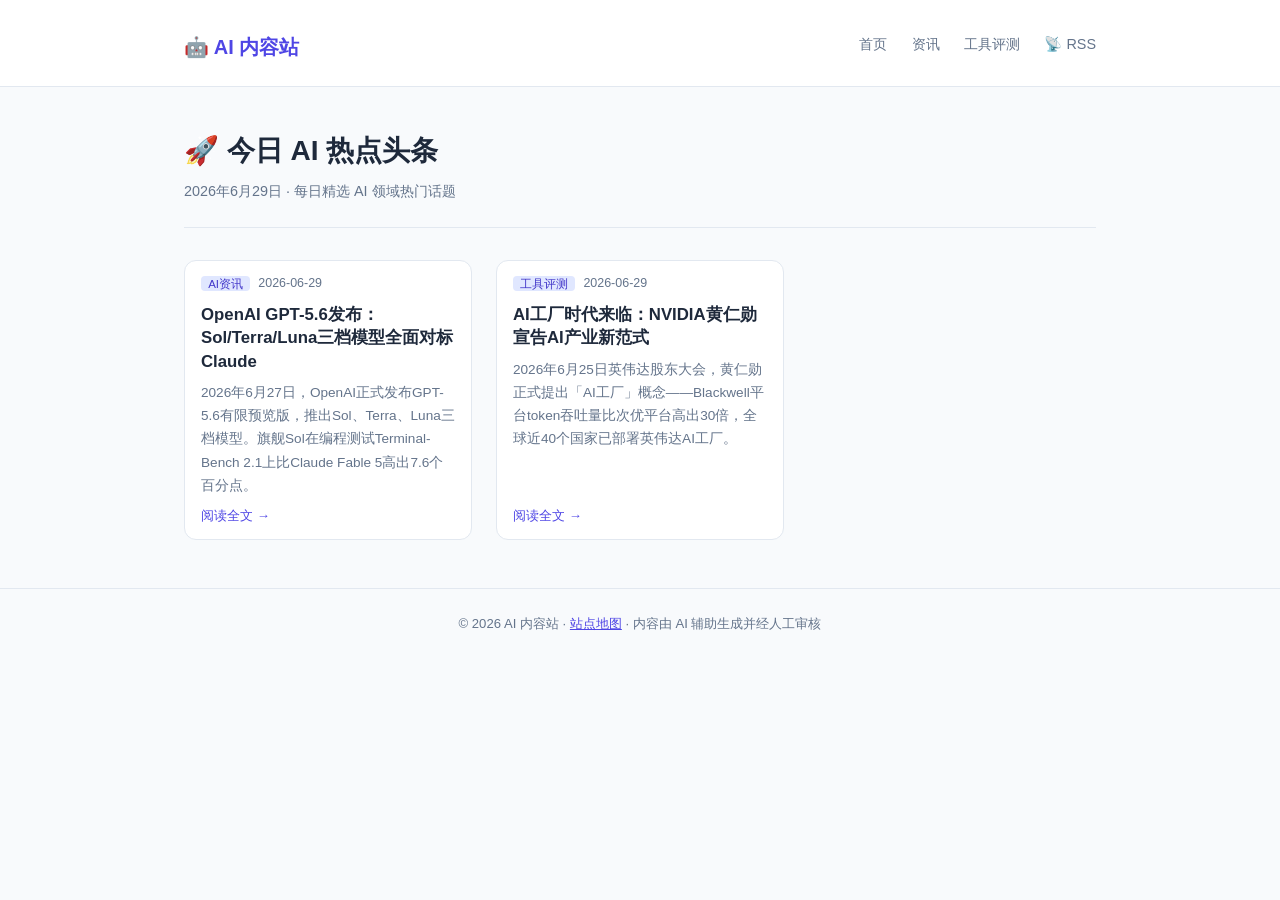
<file: index.html>
<!DOCTYPE html>
<html lang="zh-CN">
<head>
  <meta charset="UTF-8">
  <meta name="viewport" content="width=device-width, initial-scale=1.0">
  <title>AI 内容站 - 每日 AI 资讯与工具评测</title>
  <meta name="description" content="聚焦 AI 领域热门话题，每日更新 ChatGPT、Claude、Gemini 等大模型最新动态、工具评测与实用教程。">
  <link rel="stylesheet" href="css/style.css">
  <link rel="alternate" type="application/rss+xml" title="AI 内容站 RSS 订阅" href="feed.xml">
  <script type="application/ld+json">
  {
    "@context": "https://schema.org",
    "@type": "WebSite",
    "name": "AI 内容站",
    "url": "https://skn54g9f9d-a11y.github.io/ai-content-site/",
    "description": "聚焦 AI 领域热门话题，每日更新 ChatGPT、Claude、Gemini 等大模型最新动态、工具评测与实用教程。"
  }
  </script>
</head>
<body>
  <header class="site-header">
    <div class="container">
      <h1><a href="/ai-content-site/">🤖 AI 内容站</a></h1>
      <nav>
        <a href="/ai-content-site/">首页</a>
        <a href="/ai-content-site/articles/news/">资讯</a>
        <a href="/ai-content-site/articles/tools/">工具评测</a>
        <a href="/ai-content-site/feed.xml">📡 RSS</a>
      </nav>
    </div>
  </header>
  <main class="container">
    <section class="hero">
      <h2>🚀 今日 AI 热点头条</h2>
      <p class="subtitle">2026年6月29日 · 每日精选 AI 领域热门话题</p>
    </section>
    <section id="articles-grid" class="articles-grid"></section>
  </main>
  <footer class="site-footer">
    <div class="container">
      <p>© 2026 AI 内容站 · <a href="/ai-content-site/sitemap.xml">站点地图</a> · 内容由 AI 辅助生成并经人工审核</p>
    </div>
  </footer>
  <script src="js/main.js"></script>
</body>
</html>
</file>
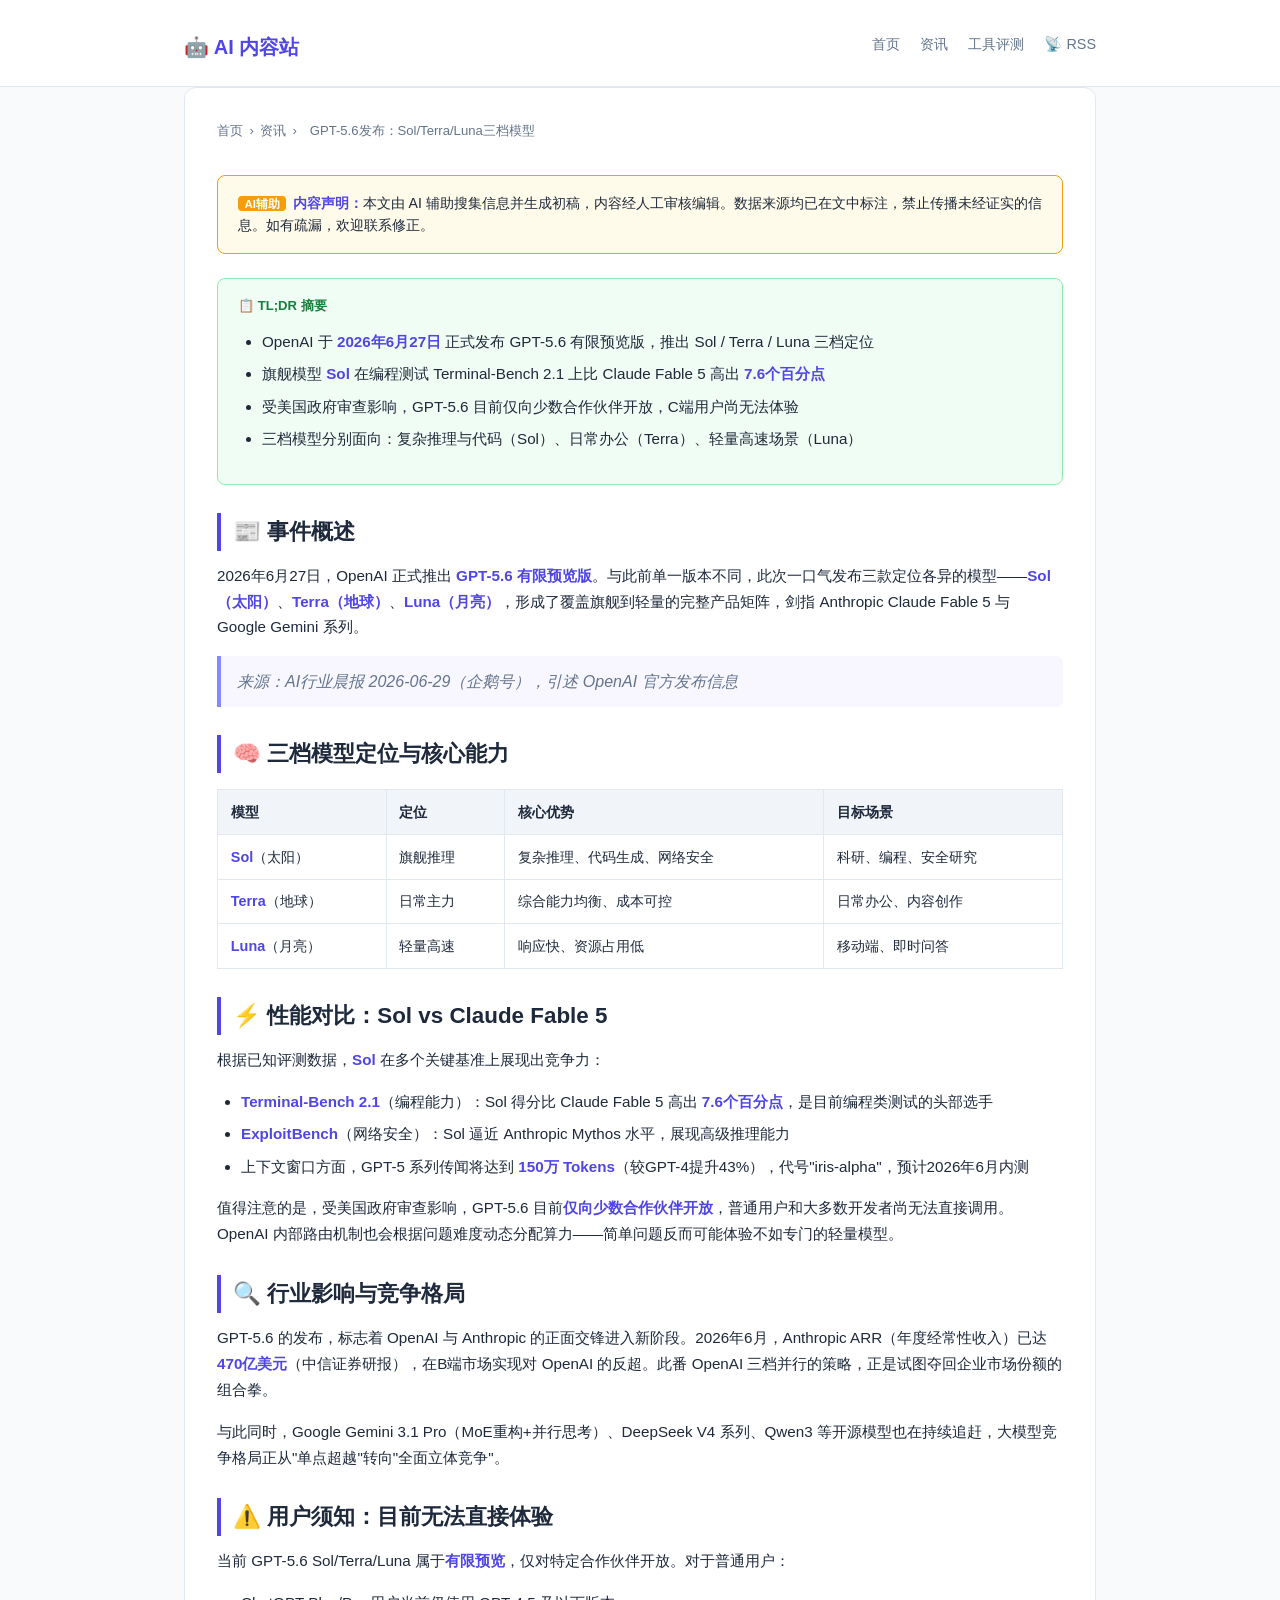
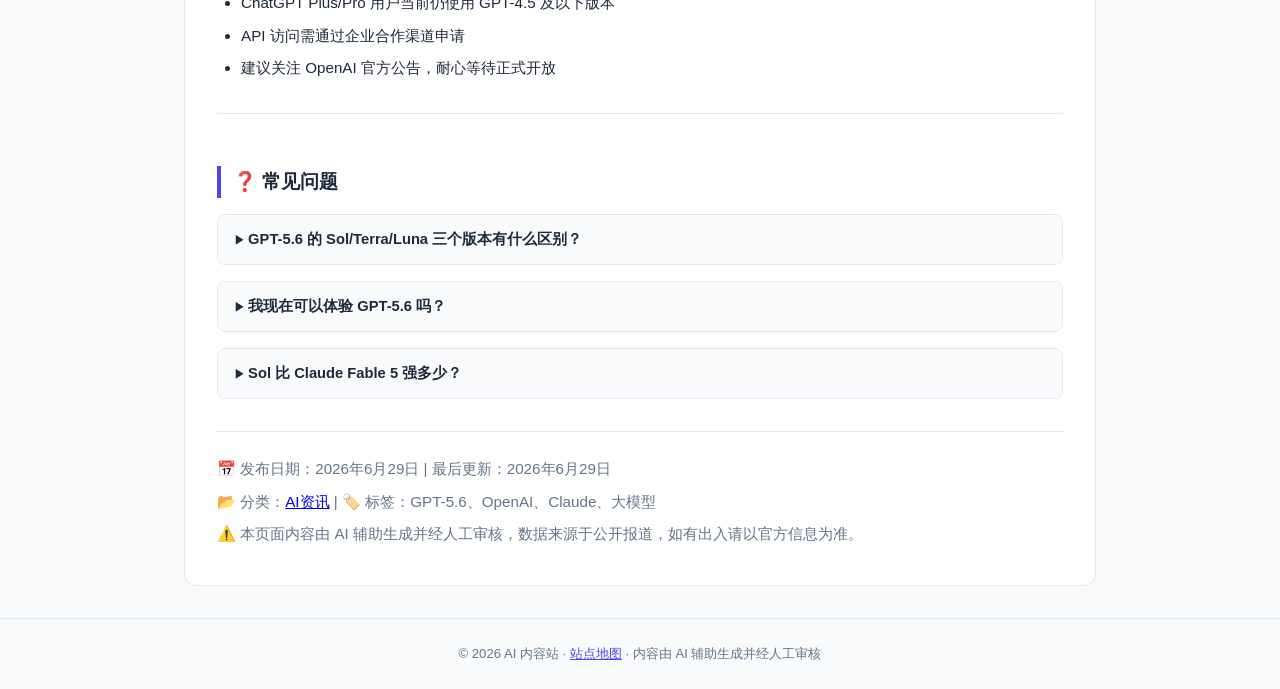
<file: articles/news/gpt-5-6-sol-terra-luna-launch.html>
<!DOCTYPE html>
<html lang="zh-CN">
<head>
  <meta charset="UTF-8">
  <meta name="viewport" content="width=device-width, initial-scale=1.0">
  <title>OpenAI GPT-5.6发布：Sol/Terra/Luna三档模型全面对标Claude - AI内容站</title>
  <meta name="description" content="2026年6月27日，OpenAI正式发布GPT-5.6有限预览版，推出Sol、Terra、Luna三档模型。旗舰Sol在编程测试Terminal-Bench 2.1上比Claude Fable 5高出7.6个百分点。">
  <link rel="stylesheet" href="../../css/style.css">
  <link rel="canonical" href="https://skn54g9f9d-a11y.github.io/ai-content-site/articles/news/gpt-5-6-sol-terra-luna-launch.html">
  <script type="application/ld+json">{"@context":"https://schema.org","@type":"BreadcrumbList","itemListElement":[{"@type":"ListItem","position":1,"name":"首页","item":"https://skn54g9f9d-a11y.github.io/ai-content-site/"},{"@type":"ListItem","position":2,"name":"资讯","item":"https://skn54g9f9d-a11y.github.io/ai-content-site/articles/news/"},{"@type":"ListItem","position":3,"name":"GPT-5.6发布：Sol/Terra/Luna三档模型全面对标Claude"}]}</script>
  <script type="application/ld+json">{"@context":"https://schema.org","@type":"Article","headline":"OpenAI GPT-5.6发布：Sol/Terra/Luna三档模型全面对标Claude","description":"2026年6月27日，OpenAI正式发布GPT-5.6有限预览版，推出Sol、Terra、Luna三档模型。旗舰Sol在编程测试Terminal-Bench 2.1上比Claude Fable 5高出7.6个百分点。","datePublished":"2026-06-29","dateModified":"2026-06-29","author":{"@type":"Organization","name":"AI内容站"},"publisher":{"@type":"Organization","name":"AI内容站","url":"https://skn54g9f9d-a11y.github.io/ai-content-site/"},"url":"https://skn54g9f9d-a11y.github.io/ai-content-site/articles/news/gpt-5-6-sol-terra-luna-launch.html","keywords":"GPT-5.6,OpenAI,Claude,大模型,AI工具"}</script>
</head>
<body>
  <header class="site-header"><div class="container"><h1><a href="/ai-content-site/">🤖 AI 内容站</a></h1><nav><a href="/ai-content-site/">首页</a><a href="/ai-content-site/articles/news/">资讯</a><a href="/ai-content-site/articles/tools/">工具评测</a><a href="/ai-content-site/feed.xml">📡 RSS</a></nav></div></header>
  <main class="container"><div class="article-content">
    <nav class="breadcrumb" aria-label="面包屑导航"><a href="/ai-content-site/">首页</a><span>›</span><a href="/ai-content-site/articles/news/">资讯</a><span>›</span><span>GPT-5.6发布：Sol/Terra/Luna三档模型</span></nav>
    <div class="ai-disclosure-box" role="note"><span class="badge">AI辅助</span><strong>内容声明：</strong>本文由 AI 辅助搜集信息并生成初稿，内容经人工审核编辑。数据来源均已在文中标注，禁止传播未经证实的信息。如有疏漏，欢迎联系修正。</div>
    <div class="tldr-box"><div class="label">📋 TL;DR 摘要</div><ul><li>OpenAI 于 <strong>2026年6月27日</strong> 正式发布 GPT-5.6 有限预览版，推出 Sol / Terra / Luna 三档定位</li><li>旗舰模型 <strong>Sol</strong> 在编程测试 Terminal-Bench 2.1 上比 Claude Fable 5 高出 <strong>7.6个百分点</strong></li><li>受美国政府审查影响，GPT-5.6 目前仅向少数合作伙伴开放，C端用户尚无法体验</li><li>三档模型分别面向：复杂推理与代码（Sol）、日常办公（Terra）、轻量高速场景（Luna）</li></ul></div>
    <h2>📰 事件概述</h2>
    <p>2026年6月27日，OpenAI 正式推出 <strong>GPT-5.6 有限预览版</strong>。与此前单一版本不同，此次一口气发布三款定位各异的模型——<strong>Sol（太阳）</strong>、<strong>Terra（地球）</strong>、<strong>Luna（月亮）</strong>，形成了覆盖旗舰到轻量的完整产品矩阵，剑指 Anthropic Claude Fable 5 与 Google Gemini 系列。</p>
    <blockquote>来源：AI行业晨报 2026-06-29（企鹅号），引述 OpenAI 官方发布信息</blockquote>
    <h2>🧠 三档模型定位与核心能力</h2>
    <table><thead><tr><th>模型</th><th>定位</th><th>核心优势</th><th>目标场景</th></tr></thead><tbody><tr><td><strong>Sol</strong>（太阳）</td><td>旗舰推理</td><td>复杂推理、代码生成、网络安全</td><td>科研、编程、安全研究</td></tr><tr><td><strong>Terra</strong>（地球）</td><td>日常主力</td><td>综合能力均衡、成本可控</td><td>日常办公、内容创作</td></tr><tr><td><strong>Luna</strong>（月亮）</td><td>轻量高速</td><td>响应快、资源占用低</td><td>移动端、即时问答</td></tr></tbody></table>
    <h2>⚡ 性能对比：Sol vs Claude Fable 5</h2>
    <p>根据已知评测数据，<strong>Sol</strong> 在多个关键基准上展现出竞争力：</p>
    <ul><li><strong>Terminal-Bench 2.1</strong>（编程能力）：Sol 得分比 Claude Fable 5 高出 <strong>7.6个百分点</strong>，是目前编程类测试的头部选手</li><li><strong>ExploitBench</strong>（网络安全）：Sol 逼近 Anthropic Mythos 水平，展现高级推理能力</li><li>上下文窗口方面，GPT-5 系列传闻将达到 <strong>150万 Tokens</strong>（较GPT-4提升43%），代号"iris-alpha"，预计2026年6月内测</li></ul>
    <p>值得注意的是，受美国政府审查影响，GPT-5.6 目前<strong>仅向少数合作伙伴开放</strong>，普通用户和大多数开发者尚无法直接调用。OpenAI 内部路由机制也会根据问题难度动态分配算力——简单问题反而可能体验不如专门的轻量模型。</p>
    <h2>🔍 行业影响与竞争格局</h2>
    <p>GPT-5.6 的发布，标志着 OpenAI 与 Anthropic 的正面交锋进入新阶段。2026年6月，Anthropic ARR（年度经常性收入）已达 <strong>470亿美元</strong>（中信证券研报），在B端市场实现对 OpenAI 的反超。此番 OpenAI 三档并行的策略，正是试图夺回企业市场份额的组合拳。</p>
    <p>与此同时，Google Gemini 3.1 Pro（MoE重构+并行思考）、DeepSeek V4 系列、Qwen3 等开源模型也在持续追赶，大模型竞争格局正从"单点超越"转向"全面立体竞争"。</p>
    <h2>⚠️ 用户须知：目前无法直接体验</h2>
    <p>当前 GPT-5.6 Sol/Terra/Luna 属于<strong>有限预览</strong>，仅对特定合作伙伴开放。对于普通用户：</p>
    <ul><li>ChatGPT Plus/Pro 用户当前仍使用 GPT-4.5 及以下版本</li><li>API 访问需通过企业合作渠道申请</li><li>建议关注 OpenAI 官方公告，耐心等待正式开放</li></ul>
    <div class="faq-section"><h2>❓ 常见问题</h2>
      <details class="faq-item"><summary>GPT-5.6 的 Sol/Terra/Luna 三个版本有什么区别？</summary><div class="answer">Sol 是旗舰版，主打复杂推理和代码生成，性能最强；Terra 面向日常办公和内容创作，综合能力均衡；Luna 是轻量版，响应速度快，适合移动端和简单问答场景。</div></details>
      <details class="faq-item"><summary>我现在可以体验 GPT-5.6 吗？</summary><div class="answer">目前不行。GPT-5.6 Sol/Terra/Luna 仅向少数合作伙伴开放有限预览，普通用户和开发者暂时无法直接访问。建议关注 OpenAI 官方公告。</div></details>
      <details class="faq-item"><summary>Sol 比 Claude Fable 5 强多少？</summary><div class="answer">在编程测试 Terminal-Bench 2.1 上，Sol 比 Claude Fable 5 高出 7.6 个百分点；在网络安全测试 ExploitBench 上，Sol 逼近 Anthropic Mythos 水平。</div></details>
    </div>
    <div class="article-footer"><p>📅 发布日期：2026年6月29日 | 最后更新：2026年6月29日</p><p>📂 分类：<a href="/ai-content-site/articles/news/">AI资讯</a> | 🏷️ 标签：GPT-5.6、OpenAI、Claude、大模型</p><p>⚠️ 本页面内容由 AI 辅助生成并经人工审核，数据来源于公开报道，如有出入请以官方信息为准。</p></div>
  </div></main>
  <footer class="site-footer"><div class="container"><p>© 2026 AI 内容站 · <a href="/ai-content-site/sitemap.xml">站点地图</a> · 内容由 AI 辅助生成并经人工审核</p></div></footer>
  <script type="application/ld+json">{"@context":"https://schema.org","@type":"FAQPage","mainEntity":[{"@type":"Question","name":"GPT-5.6 的 Sol/Terra/Luna 三个版本有什么区别？","acceptedAnswer":{"@type":"Answer","text":"Sol 是旗舰版，主打复杂推理和代码生成，性能最强；Terra 面向日常办公和内容创作，综合能力均衡；Luna 是轻量版，响应速度快，适合移动端和简单问答场景。"}},{"@type":"Question","name":"我现在可以体验 GPT-5.6 吗？","acceptedAnswer":{"@type":"Answer","text":"目前不行。GPT-5.6 Sol/Terra/Luna 仅向少数合作伙伴开放有限预览，普通用户和开发者暂时无法直接访问。建议关注 OpenAI 官方公告。"}},{"@type":"Question","name":"Sol 比 Claude Fable 5 强多少？","acceptedAnswer":{"@type":"Answer","text":"在编程测试 Terminal-Bench 2.1 上，Sol 比 Claude Fable 5 高出 7.6 个百分点；在网络安全测试 ExploitBench 上，Sol 逼近 Anthropic Mythos 水平。"}}]}</script>
</body>
</html>
</file>
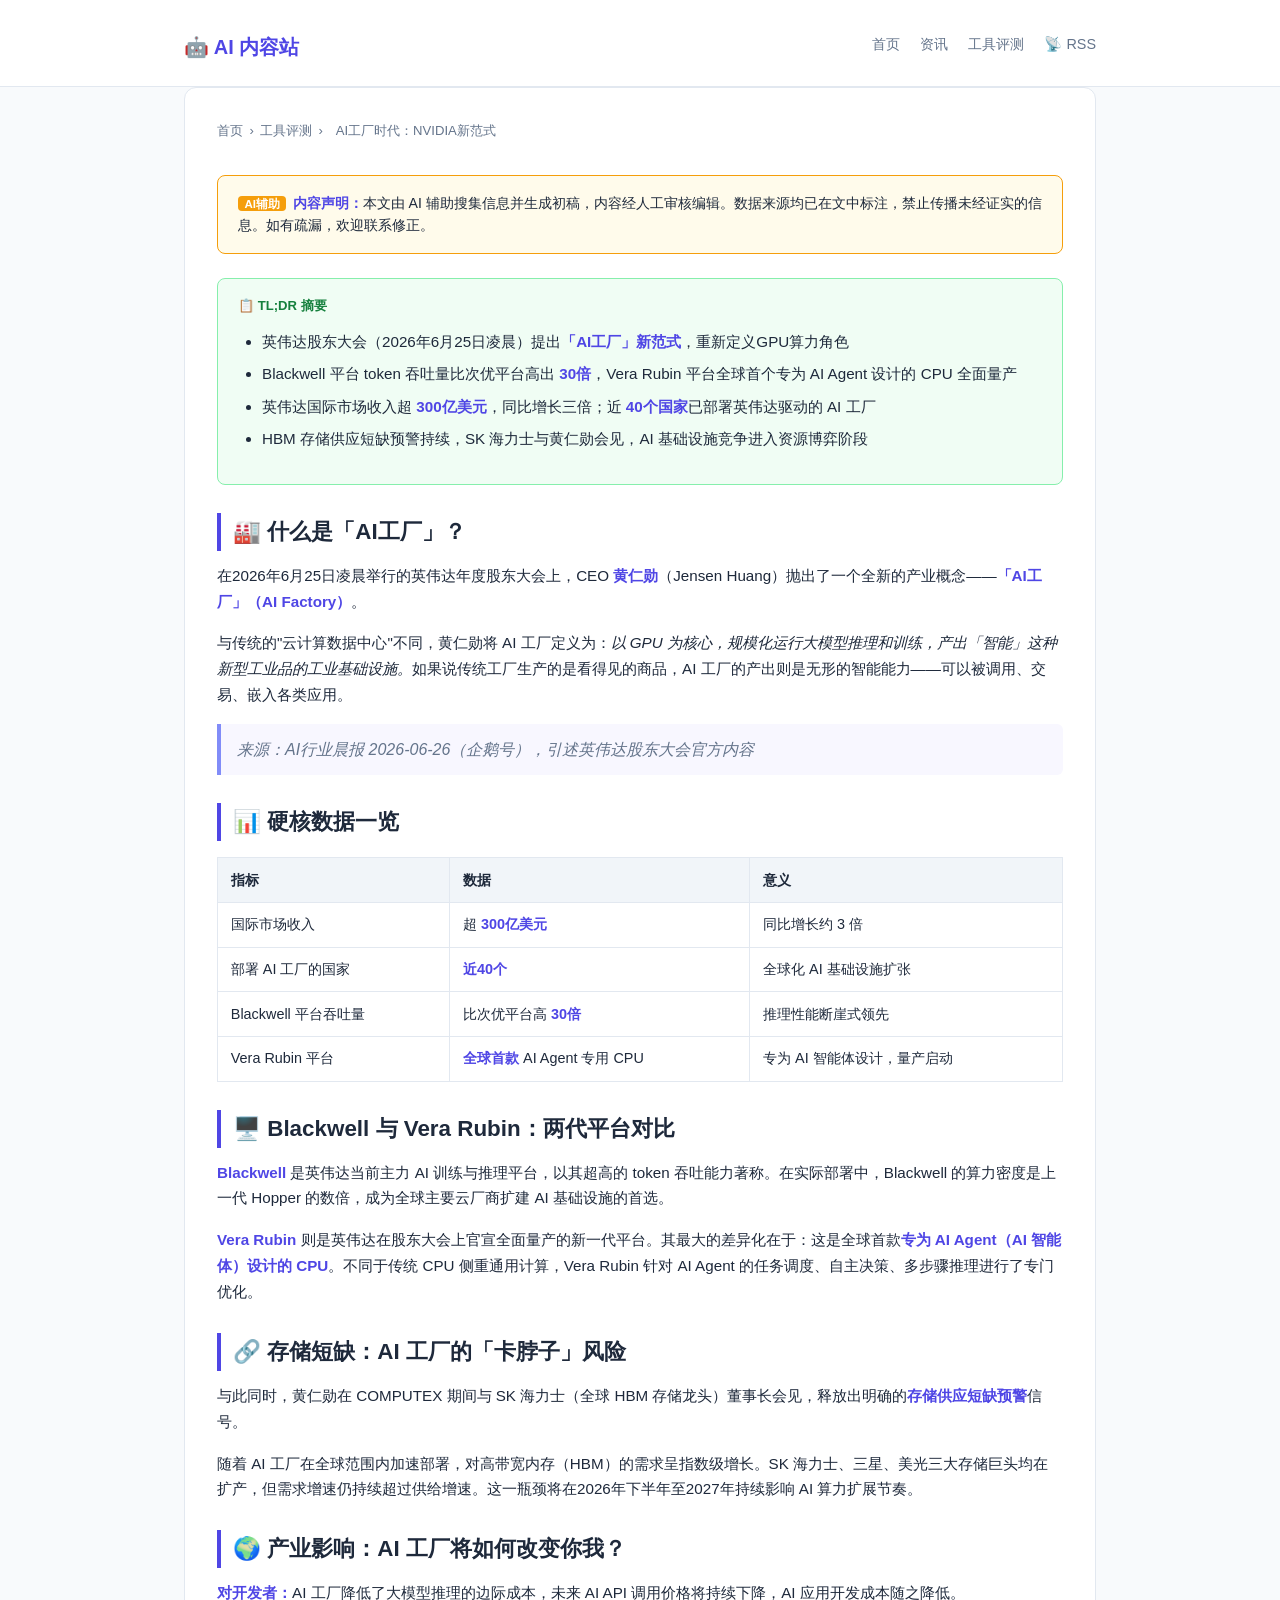
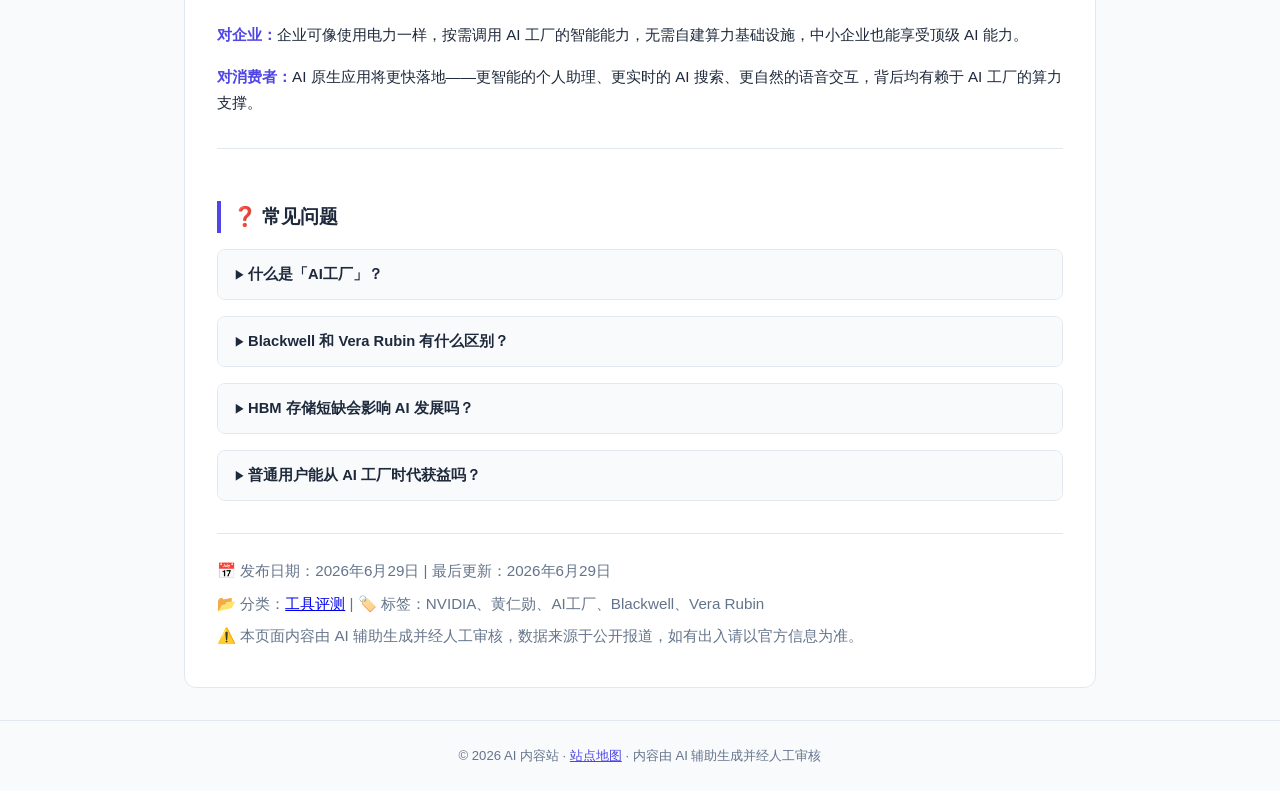
<file: articles/tools/ai-factory-era-nvidia-jerry-wong.html>
<!DOCTYPE html>
<html lang="zh-CN">
<head>
  <meta charset="UTF-8">
  <meta name="viewport" content="width=device-width, initial-scale=1.0">
  <title>AI工厂时代来临：NVIDIA黄仁勋宣告AI产业新范式 - AI内容站</title>
  <meta name="description" content="2026年6月25日英伟达股东大会，黄仁勋正式提出「AI工厂」概念——Blackwell平台token吞吐量比次优平台高出30倍，全球近40个国家已部署英伟达AI工厂。">
  <link rel="stylesheet" href="../../css/style.css">
  <link rel="canonical" href="https://skn54g9f9d-a11y.github.io/ai-content-site/articles/tools/ai-factory-era-nvidia-jerry-wong.html">
  <script type="application/ld+json">{"@context":"https://schema.org","@type":"BreadcrumbList","itemListElement":[{"@type":"ListItem","position":1,"name":"首页","item":"https://skn54g9f9d-a11y.github.io/ai-content-site/"},{"@type":"ListItem","position":2,"name":"工具评测","item":"https://skn54g9f9d-a11y.github.io/ai-content-site/articles/tools/"},{"@type":"ListItem","position":3,"name":"AI工厂时代来临：NVIDIA黄仁勋宣告AI产业新范式"}]}</script>
  <script type="application/ld+json">{"@context":"https://schema.org","@type":"Article","headline":"AI工厂时代来临：NVIDIA黄仁勋宣告AI产业新范式","description":"2026年6月25日英伟达股东大会，黄仁勋正式提出「AI工厂」概念——Blackwell平台token吞吐量比次优平台高出30倍，全球近40个国家已部署英伟达AI工厂。","datePublished":"2026-06-29","dateModified":"2026-06-29","author":{"@type":"Organization","name":"AI内容站"},"publisher":{"@type":"Organization","name":"AI内容站","url":"https://skn54g9f9d-a11y.github.io/ai-content-site/"},"url":"https://skn54g9f9d-a11y.github.io/ai-content-site/articles/tools/ai-factory-era-nvidia-jerry-wong.html","keywords":"NVIDIA,黄仁勋,AI工厂,Blackwell,Vera Rubin,GPU"}</script>
</head>
<body>
  <header class="site-header"><div class="container"><h1><a href="/ai-content-site/">🤖 AI 内容站</a></h1><nav><a href="/ai-content-site/">首页</a><a href="/ai-content-site/articles/news/">资讯</a><a href="/ai-content-site/articles/tools/">工具评测</a><a href="/ai-content-site/feed.xml">📡 RSS</a></nav></div></header>
  <main class="container"><div class="article-content">
    <nav class="breadcrumb" aria-label="面包屑导航"><a href="/ai-content-site/">首页</a><span>›</span><a href="/ai-content-site/articles/tools/">工具评测</a><span>›</span><span>AI工厂时代：NVIDIA新范式</span></nav>
    <div class="ai-disclosure-box" role="note"><span class="badge">AI辅助</span><strong>内容声明：</strong>本文由 AI 辅助搜集信息并生成初稿，内容经人工审核编辑。数据来源均已在文中标注，禁止传播未经证实的信息。如有疏漏，欢迎联系修正。</div>
    <div class="tldr-box"><div class="label">📋 TL;DR 摘要</div><ul><li>英伟达股东大会（2026年6月25日凌晨）提出<strong>「AI工厂」新范式</strong>，重新定义GPU算力角色</li><li>Blackwell 平台 token 吞吐量比次优平台高出 <strong>30倍</strong>，Vera Rubin 平台全球首个专为 AI Agent 设计的 CPU 全面量产</li><li>英伟达国际市场收入超 <strong>300亿美元</strong>，同比增长三倍；近 <strong>40个国家</strong>已部署英伟达驱动的 AI 工厂</li><li>HBM 存储供应短缺预警持续，SK 海力士与黄仁勋会见，AI 基础设施竞争进入资源博弈阶段</li></ul></div>
    <h2>🏭 什么是「AI工厂」？</h2>
    <p>在2026年6月25日凌晨举行的英伟达年度股东大会上，CEO <strong>黄仁勋</strong>（Jensen Huang）抛出了一个全新的产业概念——<strong>「AI工厂」（AI Factory）</strong>。</p>
    <p>与传统的"云计算数据中心"不同，黄仁勋将 AI 工厂定义为：<em>以 GPU 为核心，规模化运行大模型推理和训练，产出「智能」这种新型工业品的工业基础设施。</em>如果说传统工厂生产的是看得见的商品，AI 工厂的产出则是无形的智能能力——可以被调用、交易、嵌入各类应用。</p>
    <blockquote>来源：AI行业晨报 2026-06-26（企鹅号），引述英伟达股东大会官方内容</blockquote>
    <h2>📊 硬核数据一览</h2>
    <table><thead><tr><th>指标</th><th>数据</th><th>意义</th></tr></thead><tbody><tr><td>国际市场收入</td><td>超 <strong>300亿美元</strong></td><td>同比增长约 3 倍</td></tr><tr><td>部署 AI 工厂的国家</td><td><strong>近40个</strong></td><td>全球化 AI 基础设施扩张</td></tr><tr><td>Blackwell 平台吞吐量</td><td>比次优平台高 <strong>30倍</strong></td><td>推理性能断崖式领先</td></tr><tr><td>Vera Rubin 平台</td><td><strong>全球首款</strong> AI Agent 专用 CPU</td><td>专为 AI 智能体设计，量产启动</td></tr></tbody></table>
    <h2>🖥️ Blackwell 与 Vera Rubin：两代平台对比</h2>
    <p><strong>Blackwell</strong> 是英伟达当前主力 AI 训练与推理平台，以其超高的 token 吞吐能力著称。在实际部署中，Blackwell 的算力密度是上一代 Hopper 的数倍，成为全球主要云厂商扩建 AI 基础设施的首选。</p>
    <p><strong>Vera Rubin</strong> 则是英伟达在股东大会上官宣全面量产的新一代平台。其最大的差异化在于：这是全球首款<strong>专为 AI Agent（AI 智能体）设计的 CPU</strong>。不同于传统 CPU 侧重通用计算，Vera Rubin 针对 AI Agent 的任务调度、自主决策、多步骤推理进行了专门优化。</p>
    <h2>🔗 存储短缺：AI 工厂的「卡脖子」风险</h2>
    <p>与此同时，黄仁勋在 COMPUTEX 期间与 SK 海力士（全球 HBM 存储龙头）董事长会见，释放出明确的<strong>存储供应短缺预警</strong>信号。</p>
    <p>随着 AI 工厂在全球范围内加速部署，对高带宽内存（HBM）的需求呈指数级增长。SK 海力士、三星、美光三大存储巨头均在扩产，但需求增速仍持续超过供给增速。这一瓶颈将在2026年下半年至2027年持续影响 AI 算力扩展节奏。</p>
    <h2>🌍 产业影响：AI 工厂将如何改变你我？</h2>
    <p><strong>对开发者：</strong>AI 工厂降低了大模型推理的边际成本，未来 AI API 调用价格将持续下降，AI 应用开发成本随之降低。</p>
    <p><strong>对企业：</strong>企业可像使用电力一样，按需调用 AI 工厂的智能能力，无需自建算力基础设施，中小企业也能享受顶级 AI 能力。</p>
    <p><strong>对消费者：</strong>AI 原生应用将更快落地——更智能的个人助理、更实时的 AI 搜索、更自然的语音交互，背后均有赖于 AI 工厂的算力支撑。</p>
    <div class="faq-section"><h2>❓ 常见问题</h2>
      <details class="faq-item"><summary>什么是「AI工厂」？</summary><div class="answer">「AI工厂」是黄仁勋在2026年6月股东大会上提出的新概念，指以GPU为核心、规模化运行大模型推理和训练、产出智能能力的新型工业基础设施。不同于传统数据中心，AI工厂的产出是"智能"这种无形商品，可被调用、交易和嵌入应用。</div></details>
      <details class="faq-item"><summary>Blackwell 和 Vera Rubin 有什么区别？</summary><div class="answer">Blackwell 是当前主力AI训练与推理平台，以超高token吞吐量著称（比次优平台高30倍）；Vera Rubin 是全新量产的下一代平台，是全球首款专为AI Agent设计的CPU，针对智能体任务调度和自主决策进行了专门优化。</div></details>
      <details class="faq-item"><summary>HBM 存储短缺会影响 AI 发展吗？</summary><div class="answer">会的。AI工厂扩建带动HBM需求爆发式增长，供应短缺将在2026年下半年至2027年持续存在，成为AI算力扩展的主要瓶颈之一。这也会推动存储厂商扩产，并可能影响GPU芯片的出货节奏。</div></details>
      <details class="faq-item"><summary>普通用户能从 AI 工厂时代获益吗？</summary><div class="answer">能。随着AI工厂降低推理边际成本，AI API调用价格将持续下降，更多AI应用将变得更便宜、更普及。个人开发者也能更低成本地调用顶级AI能力，开发更丰富的AI原生应用。</div></details>
    </div>
    <div class="article-footer"><p>📅 发布日期：2026年6月29日 | 最后更新：2026年6月29日</p><p>📂 分类：<a href="/ai-content-site/articles/tools/">工具评测</a> | 🏷️ 标签：NVIDIA、黄仁勋、AI工厂、Blackwell、Vera Rubin</p><p>⚠️ 本页面内容由 AI 辅助生成并经人工审核，数据来源于公开报道，如有出入请以官方信息为准。</p></div>
  </div></main>
  <footer class="site-footer"><div class="container"><p>© 2026 AI 内容站 · <a href="/ai-content-site/sitemap.xml">站点地图</a> · 内容由 AI 辅助生成并经人工审核</p></div></footer>
  <script type="application/ld+json">{"@context":"https://schema.org","@type":"FAQPage","mainEntity":[{"@type":"Question","name":"什么是「AI工厂」？","acceptedAnswer":{"@type":"Answer","text":"「AI工厂」是黄仁勋在2026年6月股东大会上提出的新概念，指以GPU为核心、规模化运行大模型推理和训练、产出智能能力的新型工业基础设施。"}},{"@type":"Question","name":"Blackwell 和 Vera Rubin 有什么区别？","acceptedAnswer":{"@type":"Answer","text":"Blackwell 是当前主力AI训练与推理平台（吞吐量比次优平台高30倍）；Vera Rubin 是全球首款专为AI Agent设计的CPU，已全面量产。"}},{"@type":"Question","name":"HBM 存储短缺会影响 AI 发展吗？","acceptedAnswer":{"@type":"Answer","text":"会。AI工厂扩建带动HBM需求爆发式增长，供应短缺将在2026年下半年至2027年持续存在，成为AI算力扩展的主要瓶颈之一。"}},{"@type":"Question","name":"普通用户能从 AI 工厂时代获益吗？","acceptedAnswer":{"@type":"Answer","text":"能。随着AI工厂降低推理边际成本，AI API调用价格将持续下降，更多AI应用将变得更便宜、更普及。"}}]}</script>
</body>
</html>
</file>
<file: css/style.css>
:root{--primary:#4f46e5;--primary-light:#818cf8;--bg:#f8fafc;--card-bg:#fff;--text:#1e293b;--text-muted:#64748b;--border:#e2e8f0;--tag-bg:#e0e7ff;--tag-color:#4338ca;--ai-box-bg:#fffbeb;--ai-box-border:#f59e0b}*{box-sizing:border-box;margin:0;padding:0}body{font-family:-apple-system,"PingFang SC","Microsoft YaHei",sans-serif;background:var(--bg);color:var(--text);line-height:1.7}.container{max-width:960px;margin:0 auto;padding:0 1.5rem}.site-header{background:var(--card-bg);border-bottom:1px solid var(--border);padding:1rem 0;position:sticky;top:0;z-index:100}.site-header .container{display:flex;align-items:center;justify-content:space-between;gap:1rem}.site-header h1 a{font-size:1.25rem;font-weight:700;color:var(--primary);text-decoration:none}.site-header nav a{margin-left:1.25rem;color:var(--text-muted);text-decoration:none;font-size:.9rem}.site-header nav a:hover{color:var(--primary)}.hero{padding:2.5rem 0 1.5rem;border-bottom:1px solid var(--border);margin-bottom:2rem}.hero h2{font-size:1.75rem}.hero .subtitle{color:var(--text-muted);margin-top:.25rem;font-size:.9rem}.articles-grid{display:grid;grid-template-columns:repeat(auto-fill,minmax(280px,1fr));gap:1.5rem;margin-bottom:3rem}.article-card{background:var(--card-bg);border:1px solid var(--border);border-radius:12px;overflow:hidden;transition:box-shadow .2s,transform .2s;display:flex;flex-direction:column}.article-card:hover{box-shadow:0 8px 24px rgba(0,0,0,.08);transform:translateY(-2px)}.article-card .card-meta{padding:.75rem 1rem 0;font-size:.78rem;color:var(--text-muted)}.article-card .card-meta .tag{background:var(--tag-bg);color:var(--tag-color);border-radius:4px;padding:.1rem .45rem;font-size:.72rem;margin-right:.5rem}.article-card h3{padding:.5rem 1rem;font-size:1.05rem;line-height:1.4}.article-card h3 a{color:var(--text);text-decoration:none}.article-card h3 a:hover{color:var(--primary)}.article-card p{padding:0 1rem;font-size:.85rem;color:var(--text-muted);flex:1}.article-card .read-more{display:inline-block;padding:.5rem 1rem .75rem;font-size:.82rem;color:var(--primary);text-decoration:none;font-weight:500}.ai-disclosure-box{background:var(--ai-box-bg);border:1px solid var(--ai-box-border);border-radius:8px;padding:1rem 1.25rem;margin:2rem 0 1.5rem;font-size:.88rem;line-height:1.6}.ai-disclosure-box .badge{background:#f59e0b;color:#fff;font-size:.72rem;border-radius:4px;padding:.1rem .4rem;font-weight:700;margin-right:.4rem}.breadcrumb{font-size:.82rem;color:var(--text-muted);margin-bottom:1.5rem}.breadcrumb a{color:var(--text-muted);text-decoration:none}.breadcrumb a:hover{color:var(--primary)}.breadcrumb span{margin:0 .4rem}.tldr-box{background:#f0fdf4;border:1px solid #86efac;border-radius:8px;padding:1rem 1.25rem;margin-bottom:1.5rem}.tldr-box .label{font-weight:700;color:#15803d;font-size:.82rem;margin-bottom:.4rem}.tldr-box ul{margin:.4rem 0 0 1.25rem;font-size:.88rem}.article-content{background:var(--card-bg);border:1px solid var(--border);border-radius:12px;padding:2rem;margin-bottom:2rem}.article-content h2{font-size:1.4rem;margin:1.75rem 0 .75rem;border-left:4px solid var(--primary);padding-left:.75rem}.article-content h3{font-size:1.15rem;margin:1.5rem 0 .6rem}.article-content p{margin-bottom:1rem;font-size:.95rem}.article-content ul,.article-content ol{margin:.75rem 0 1rem 1.5rem;font-size:.95rem}.article-content li{margin-bottom:.4rem}.article-content table{width:100%;border-collapse:collapse;margin:1rem 0;font-size:.9rem}.article-content th,.article-content td{border:1px solid var(--border);padding:.6rem .8rem;text-align:left}.article-content th{background:#f1f5f9;font-weight:600}.article-content strong{color:var(--primary)}.article-content blockquote{border-left:4px solid var(--primary-light);background:#f8f7ff;padding:.75rem 1rem;margin:1rem 0;border-radius:0 6px 6px 0;font-style:italic;color:var(--text-muted)}.faq-section{margin-top:2rem;border-top:1px solid var(--border);padding-top:1.5rem}.faq-section h2{font-size:1.2rem;margin-bottom:1rem}.faq-item{margin-bottom:1rem;border:1px solid var(--border);border-radius:8px;overflow:hidden}.faq-item summary{padding:.75rem 1rem;background:#f8fafc;cursor:pointer;font-weight:600;font-size:.92rem;list-style:none}.faq-item summary::-webkit-details-marker{display:none}.faq-item summary::before{content:"▶ ";font-size:.7rem}.faq-item[open] summary::before{content:"▼ "}.faq-item .answer{padding:.75rem 1rem;font-size:.9rem;background:var(--card-bg)}.article-footer{margin-top:2rem;padding-top:1.5rem;border-top:1px solid var(--border);font-size:.85rem;color:var(--text-muted)}.article-footer p{margin-bottom:.4rem}.site-footer{border-top:1px solid var(--border);padding:1.5rem 0;margin-top:2rem;text-align:center;font-size:.82rem;color:var(--text-muted)}.site-footer a{color:var(--primary)}@media(max-width:600px){.articles-grid{grid-template-columns:1fr}.article-content{padding:1.25rem}.site-header nav a{margin-left:.75rem}}
</file>
